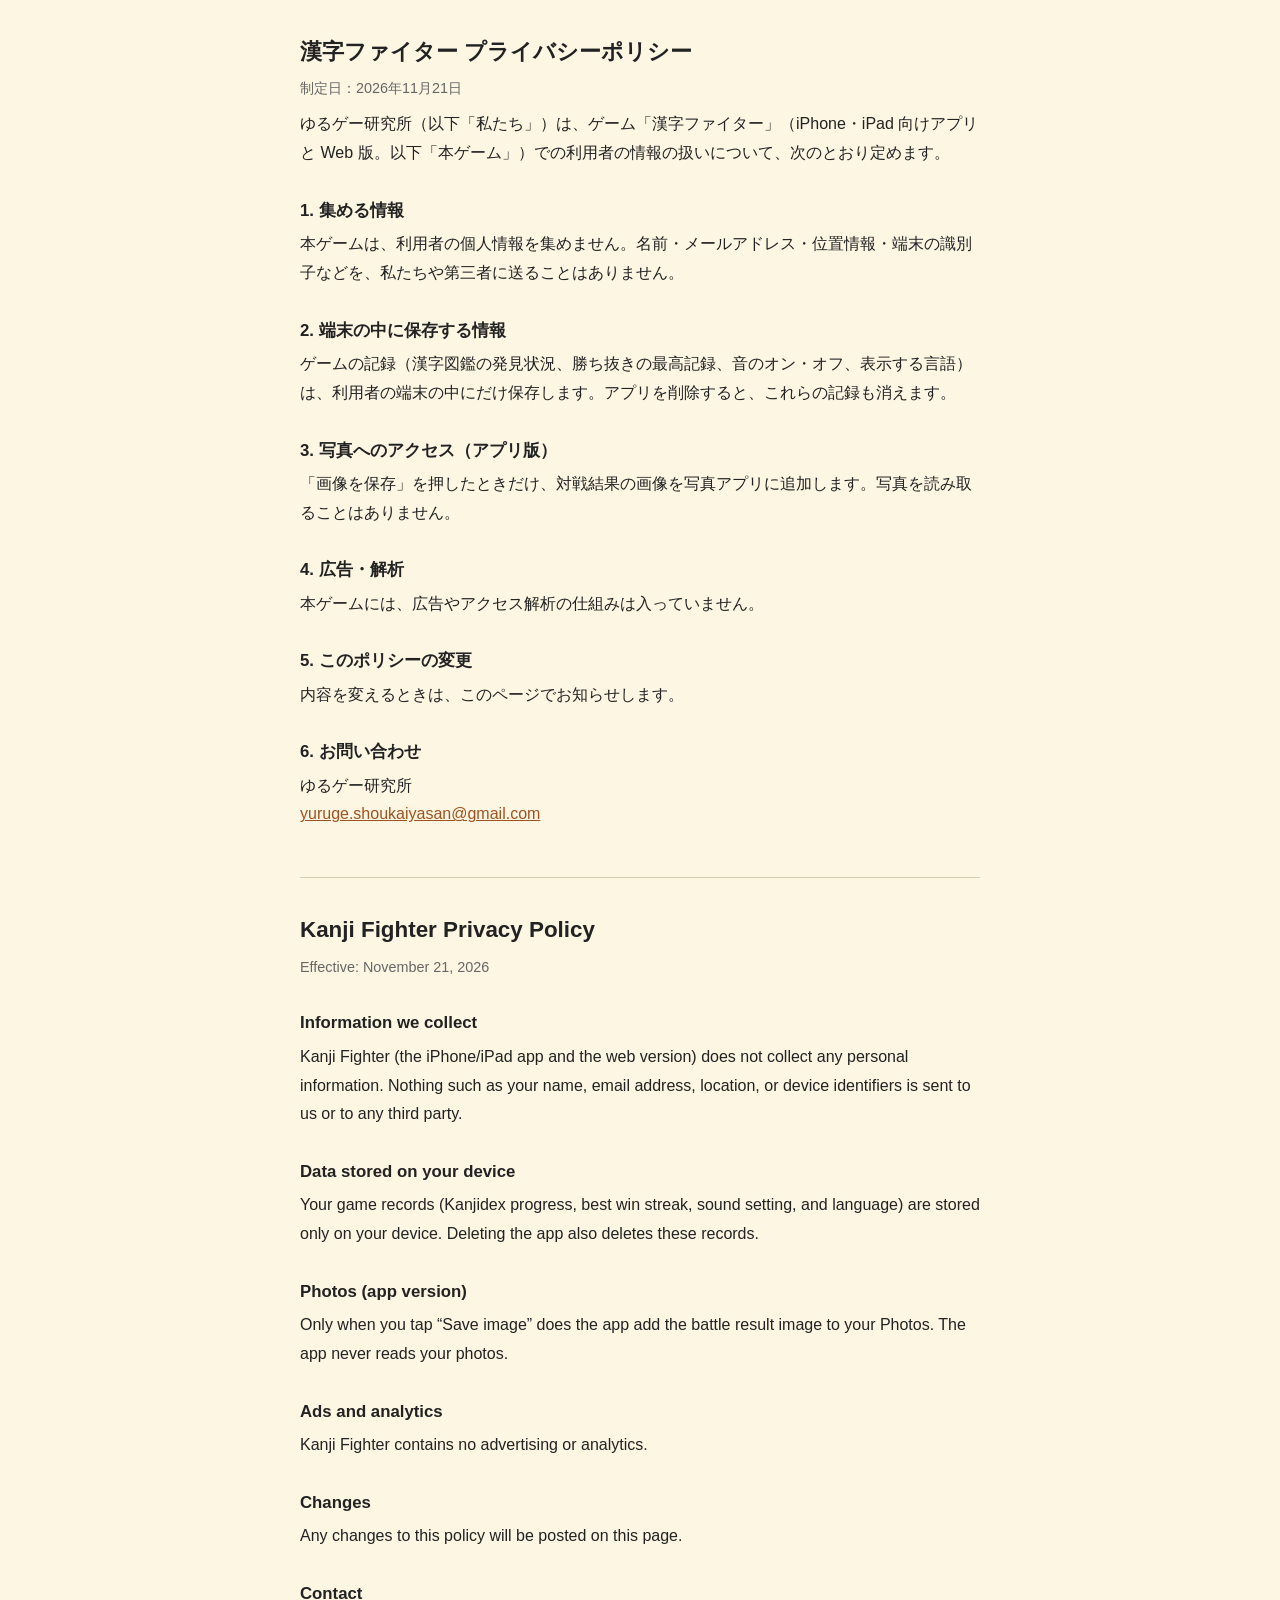
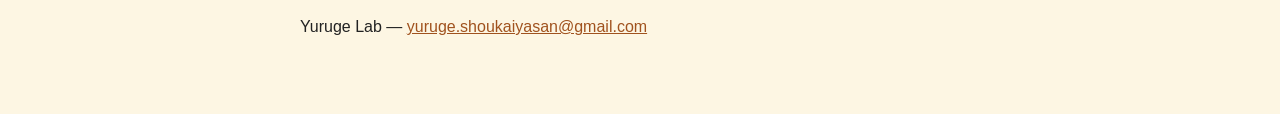
<file: privacy.html>
<!doctype html>
<html lang="ja">
<head>
<meta charset="utf-8">
<meta name="viewport" content="width=device-width, initial-scale=1, viewport-fit=cover">
<meta name="theme-color" content="#fdf6e3">
<title>プライバシーポリシー｜漢字ファイター</title>
<link rel="icon" type="image/png" sizes="32x32" href="img/favicon-32.png">
<link rel="apple-touch-icon" href="img/apple-touch-icon.png">
<style>
  body {
    margin: 0; background: #fdf6e3; color: #222;
    font-family: "Hiragino Maru Gothic ProN", "Hiragino Sans", "Yu Gothic", "Meiryo", sans-serif;
    line-height: 1.8;
  }
  main { max-width: 680px; margin: 0 auto; padding: 32px 16px 64px; }
  h1 { font-size: 1.4rem; margin: 0 0 4px; }
  h2 { font-size: 1.05rem; margin: 28px 0 4px; }
  p { margin: 0 0 8px; }
  .sub { color: #666; font-size: .9rem; }
  hr { border: none; border-top: 1px solid #d8ccb0; margin: 48px 0 32px; }
  a { color: #a0521e; }
</style>
</head>
<body>
<main>
  <h1>漢字ファイター プライバシーポリシー</h1>
  <p class="sub">制定日：2026年11月21日</p>

  <p>ゆるゲー研究所（以下「私たち」）は、ゲーム「漢字ファイター」（iPhone・iPad 向けアプリと Web 版。以下「本ゲーム」）での利用者の情報の扱いについて、次のとおり定めます。</p>

  <h2>1. 集める情報</h2>
  <p>本ゲームは、利用者の個人情報を集めません。名前・メールアドレス・位置情報・端末の識別子などを、私たちや第三者に送ることはありません。</p>

  <h2>2. 端末の中に保存する情報</h2>
  <p>ゲームの記録（漢字図鑑の発見状況、勝ち抜きの最高記録、音のオン・オフ、表示する言語）は、利用者の端末の中にだけ保存します。アプリを削除すると、これらの記録も消えます。</p>

  <h2>3. 写真へのアクセス（アプリ版）</h2>
  <p>「画像を保存」を押したときだけ、対戦結果の画像を写真アプリに追加します。写真を読み取ることはありません。</p>

  <h2>4. 広告・解析</h2>
  <p>本ゲームには、広告やアクセス解析の仕組みは入っていません。</p>

  <h2>5. このポリシーの変更</h2>
  <p>内容を変えるときは、このページでお知らせします。</p>

  <h2>6. お問い合わせ</h2>
  <p>ゆるゲー研究所<br><a href="mailto:yuruge.shoukaiyasan@gmail.com">yuruge.shoukaiyasan@gmail.com</a></p>

  <hr>

  <section lang="en">
    <h1>Kanji Fighter Privacy Policy</h1>
    <p class="sub">Effective: November 21, 2026</p>
    <h2>Information we collect</h2>
    <p>Kanji Fighter (the iPhone/iPad app and the web version) does not collect any personal information. Nothing such as your name, email address, location, or device identifiers is sent to us or to any third party.</p>
    <h2>Data stored on your device</h2>
    <p>Your game records (Kanjidex progress, best win streak, sound setting, and language) are stored only on your device. Deleting the app also deletes these records.</p>
    <h2>Photos (app version)</h2>
    <p>Only when you tap “Save image” does the app add the battle result image to your Photos. The app never reads your photos.</p>
    <h2>Ads and analytics</h2>
    <p>Kanji Fighter contains no advertising or analytics.</p>
    <h2>Changes</h2>
    <p>Any changes to this policy will be posted on this page.</p>
    <h2>Contact</h2>
    <p>Yuruge Lab — <a href="mailto:yuruge.shoukaiyasan@gmail.com">yuruge.shoukaiyasan@gmail.com</a></p>
  </section>
</main>
</body>
</html>
</file>
